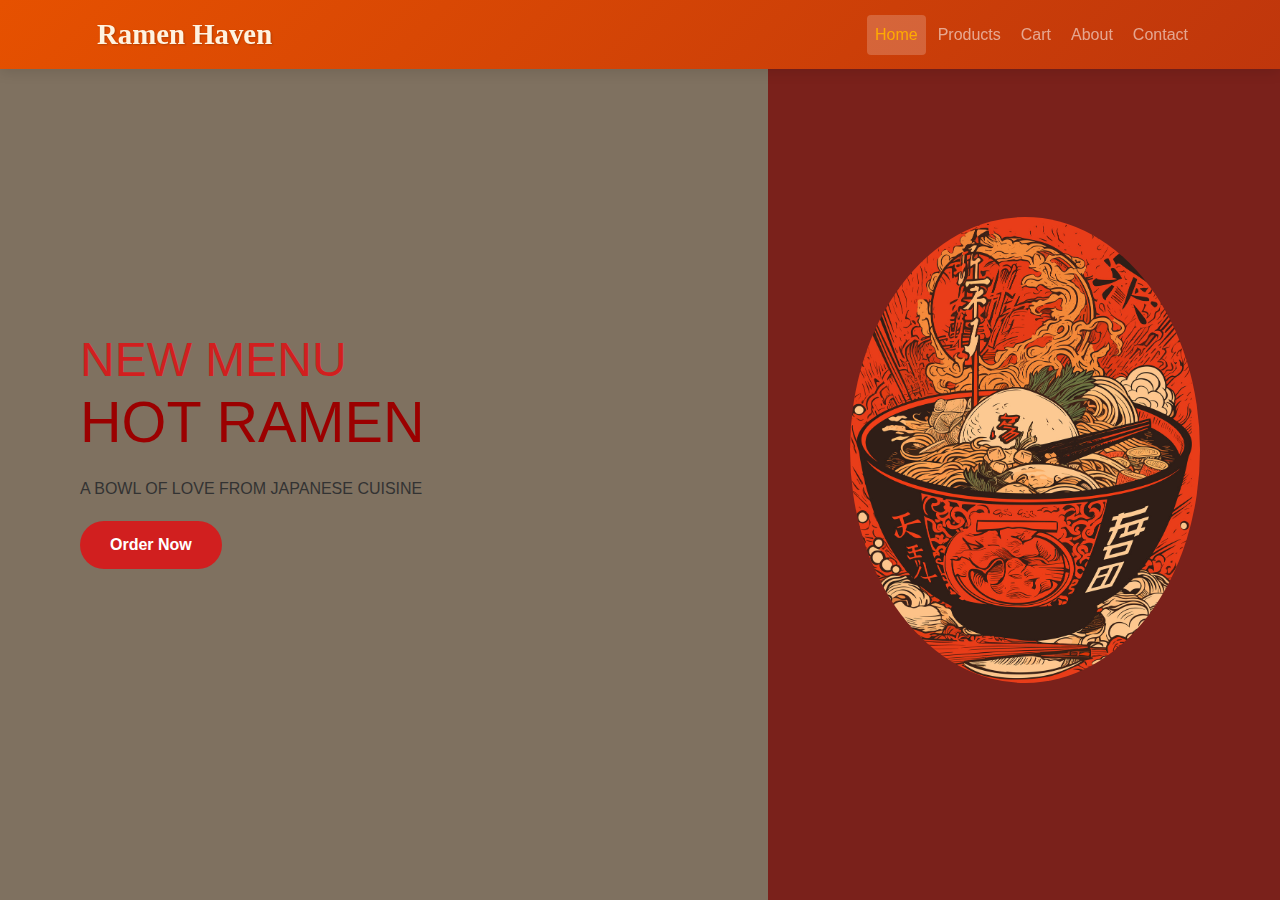
<file: index.html>
<!DOCTYPE html>
<html>
<head>
  <title>Hot Ramen Menu</title>

  <link rel="stylesheet" href="https://cdn.jsdelivr.net/npm/bootstrap@5.3.2/dist/css/bootstrap.min.css">

  <link rel="stylesheet" href="style.css">
  <link rel="stylesheet" href="homestyle.css">
</head>
<body class="d-flex flex-column min-vh-100">


  <!-- Navbar -->
   <nav class="navbar navbar-expand-lg navbar-dark bg-dark fixed-top">
    <div class="container">
      <a class="navbar-brand fw-bold" href="home.html"> Ramen Haven</a>
      <button class="navbar-toggler" data-bs-toggle="collapse" data-bs-target="#navMenu">
        <span class="navbar-toggler-icon"></span>
      </button>
      <div class="collapse navbar-collapse" id="navMenu">
        <ul class="navbar-nav ms-auto">
          <li class="nav-item"><a class="nav-link active" href="index.html">Home</a></li>
          <li class="nav-item"><a class="nav-link " href="products.html">Products</a></li>
          <li class="nav-item"><a class="nav-link" href="cart.html">Cart</a></li>
          <li class="nav-item"><a class="nav-link" href="about.html">About</a></li>
          <li class="nav-item"><a class="nav-link" href="contact.html">Contact</a></li>
        </ul>
      </div>
    </div>
  </nav>

  </header>

  <section class="hero">
  <div class="hero-text">
    <h1>NEW MENU<br><span>HOT RAMEN</span></h1>
    <p>A BOWL OF LOVE FROM JAPANESE CUISINE</p>
    <a href="products.html" class="btn">Order Now</a>
  </div>

  <div class="hero-image">
    <img src="image/ramen.jpg" alt="Hot Ramen Bowl">
  </div>
</section>

  
</body>
</html>
</file>
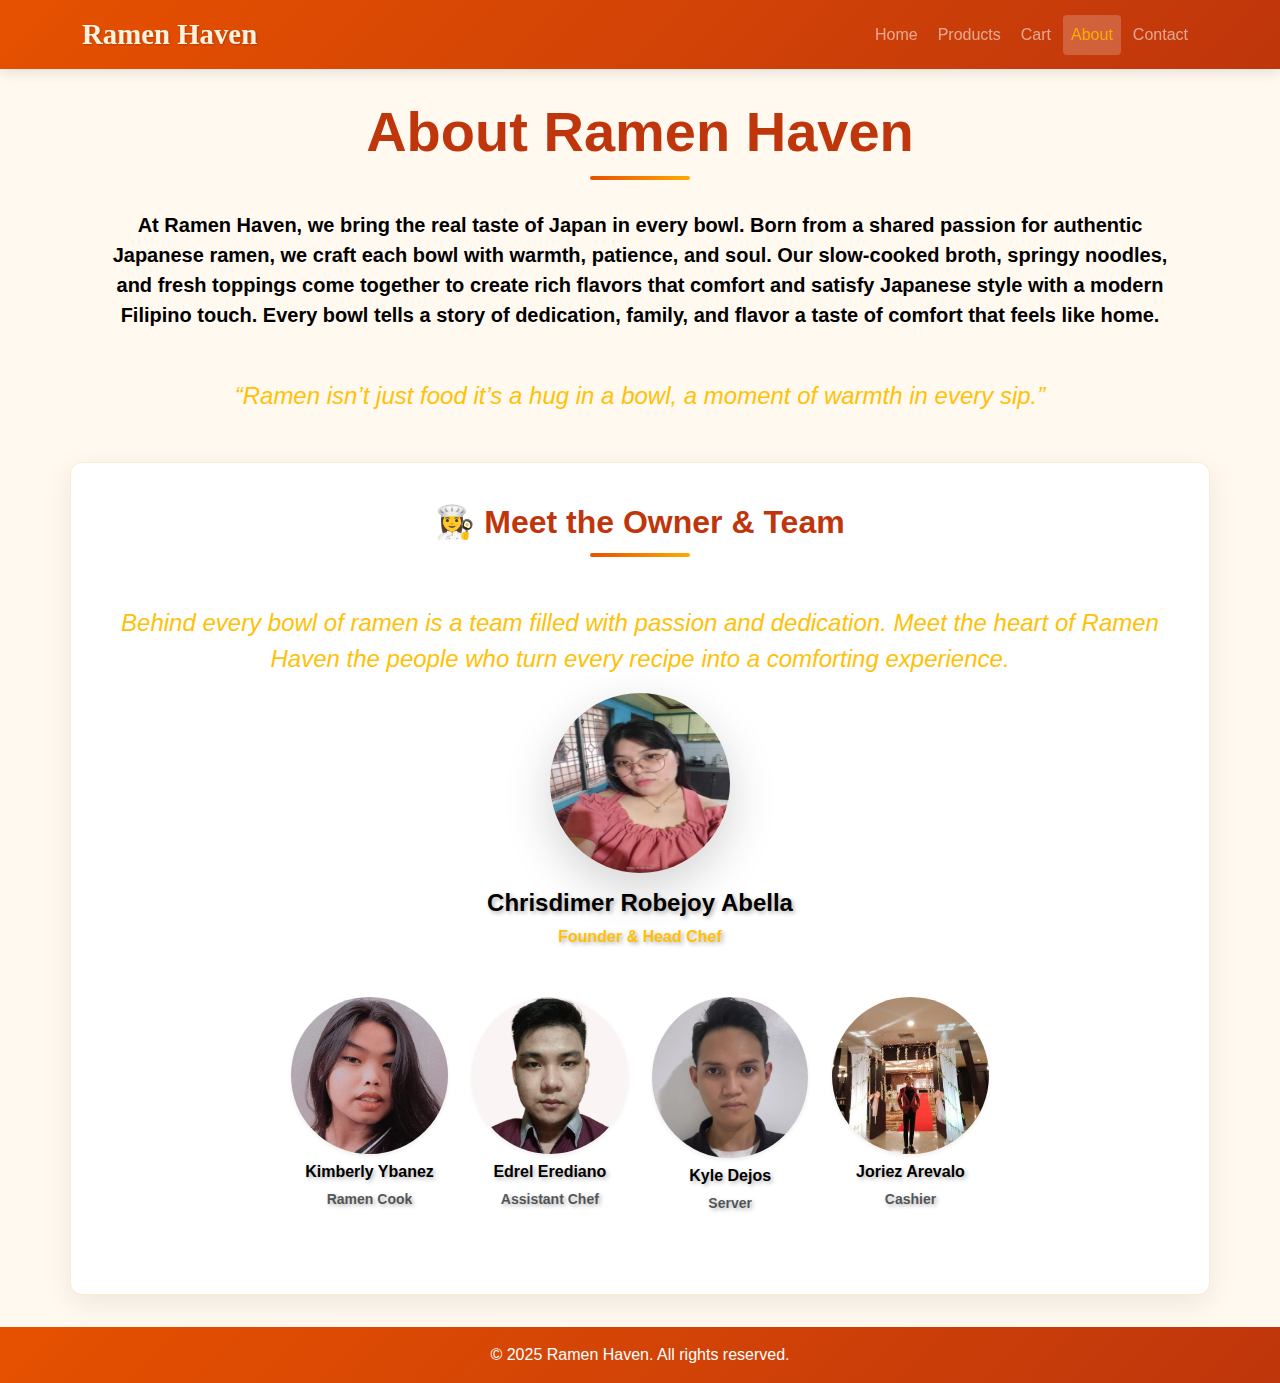
<file: about.html>
<!DOCTYPE html>
<html lang="en">
<head>
  <meta charset="UTF-8">
  <meta name="viewport" content="width=device-width, initial-scale=1.0">
  <title>About | Ramen Haven</title>
  
  
>  
  <link rel="stylesheet" href="https://cdn.jsdelivr.net/npm/bootstrap@5.3.2/dist/css/bootstrap.min.css">
  <link rel="stylesheet" href="style.css">

  
</head>
<body>
  <!-- Navbar -->
  <nav class="navbar navbar-expand-lg navbar-dark bg-dark fixed-top">
    <div class="container">
      <a class="navbar-brand fw-bold" href="home.html">Ramen Haven</a>
      <button class="navbar-toggler" type="button" data-bs-toggle="collapse" data-bs-target="#navbarNav">
        <span class="navbar-toggler-icon"></span>
      </button>
      <div class="collapse navbar-collapse" id="navbarNav">
        <ul class="navbar-nav ms-auto">
          <li class="nav-item"><a class="nav-link" href="index.html">Home</a></li>
          <li class="nav-item"><a class="nav-link" href="products.html">Products</a></li>
          <li class="nav-item"><a class="nav-link" href="cart.html">Cart</a></li>
          <li class="nav-item"><a class="nav-link active " href="about.html">About</a></li>
          <li class="nav-item"><a class="nav-link" href="contact.html">Contact</a></li>
        </ul>
      </div>
    </div>
  </nav>

  <!-- About Section -->
  <section class="about-section d-flex align-items-center justify-content-center text-center text-white">
    <div class="overlay"></div>
    <div class="container position-relative">
      <br>
      <h2 class="display-4 fw-bold"style="margin-top: 50px;">About Ramen Haven</h2>
      <p class="lead mt-4 px-4"style="color: black;font-weight: bold;">
        At Ramen Haven, we bring the real taste of Japan in every bowl. 
        Born from a shared passion for authentic Japanese ramen, we craft each bowl with warmth, patience, and soul. 
        Our slow-cooked broth, springy noodles, and fresh toppings come together to create rich flavors that comfort 
        and satisfy Japanese style with a modern Filipino touch. 
        Every bowl tells a story of dedication, family, and flavor a taste of comfort that feels like home.
      </p>

      <blockquote class="mt-5 fs-4 fst-italic text-warning">
        “Ramen isn’t just food it’s a hug in a bowl, a moment of warmth in every sip.”
      </blockquote>
    </div>
  </section>

  <!-- Meet the Owner & Team Section -->
<section class="owner-section text-center text-white">
  <div class="overlay"></div>
  <div class="container position-relative py-5">
    <h2 class="fw-bold mb-3">👩‍🍳 Meet the Owner & Team</h2>
      <blockquote class="mt-5 fs-4 fst-italic text-warning">
      Behind every bowl of ramen is a team filled with passion and dedication. 
      Meet the heart of Ramen Haven the people who turn every recipe into a comforting experience.
      </blockquote>

    <!-- Owner -->
    <div class="mb-5">
      <img src="image/owner.png" alt="Owner" class="rounded-circle shadow-lg" width="180" height="180">
      <h4 class="mt-3 fw-bold"style="color: black;font-weight: bold;text-shadow: 2px 2px 4px rgba(0,0,0,0.3);">Chrisdimer Robejoy Abella</h4>
      <p class="text-warning"style="color: black;font-weight: bold;text-shadow: 2px 2px 4px rgba(0,0,0,0.3);">Founder & Head Chef</p>
    </div>

    <!-- Team Members -->
    <div class="row justify-content-center">
      <div class="col-md-2 col-6 mb-4">
        <img src="image/staff1.jpg" class="img-fluid rounded-circle shadow-sm" alt="Team Member 1">
        <h6 class="mt-2"style="color: black;font-weight: bold;text-shadow: 2px 2px 4px rgba(0,0,0,0.3);">Kimberly Ybanez</h6>
        <p class="text-muted small"style="color: black;font-weight: bold;text-shadow: 2px 2px 4px rgba(0,0,0,0.3);">Ramen Cook</p>
      </div>
      <div class="col-md-2 col-6 mb-4">
        <img src="image/staff2.jpg" class="img-fluid rounded-circle shadow-sm" >
        <h6 class="mt-2"style="color: black;font-weight: bold;text-shadow: 2px 2px 4px rgba(0,0,0,0.3);">Edrel Erediano</h6>
        <p class="text-muted small"style="color: black;font-weight: bold;text-shadow: 2px 2px 4px rgba(0,0,0,0.3);">Assistant Chef</p>
      </div>
      <div class="col-md-2 col-6 mb-4">
        <img src="image/staff3.jpg" class="img-fluid rounded-circle shadow-sm">
        <h6 class="mt-2"style="color: black;font-weight: bold;text-shadow: 2px 2px 4px rgba(0,0,0,0.3);">Kyle Dejos</h6>
        <p class="text-muted small"style="color: black;font-weight: bold;text-shadow: 2px 2px 4px rgba(0,0,0,0.3);">Server</p>
      </div>
      <div class="col-md-2 col-6 mb-4">
        <img src="image/staff4.png" class="img-fluid rounded-circle shadow-sm" >
        <h6 class="mt-2"style="color: black;font-weight: bold;text-shadow: 2px 2px 4px rgba(0,0,0,0.3);">Joriez Arevalo</h6>
        <p class="text-muted small"style="color: black;font-weight: bold;text-shadow: 2px 2px 4px rgba(0,0,0,0.3);">Cashier</p>
      </div>
    </div>
  </div>
</section>

  

  <!-- Footer -->
  <footer class="bg-dark text-white text-center py-3">
    <p class="mb-0">© 2025 Ramen Haven. All rights reserved.</p>
  </footer>

  <script src="https://cdn.jsdelivr.net/npm/bootstrap@5.3.2/dist/js/bootstrap.bundle.min.js"></script>
</body>
</html>
</file>
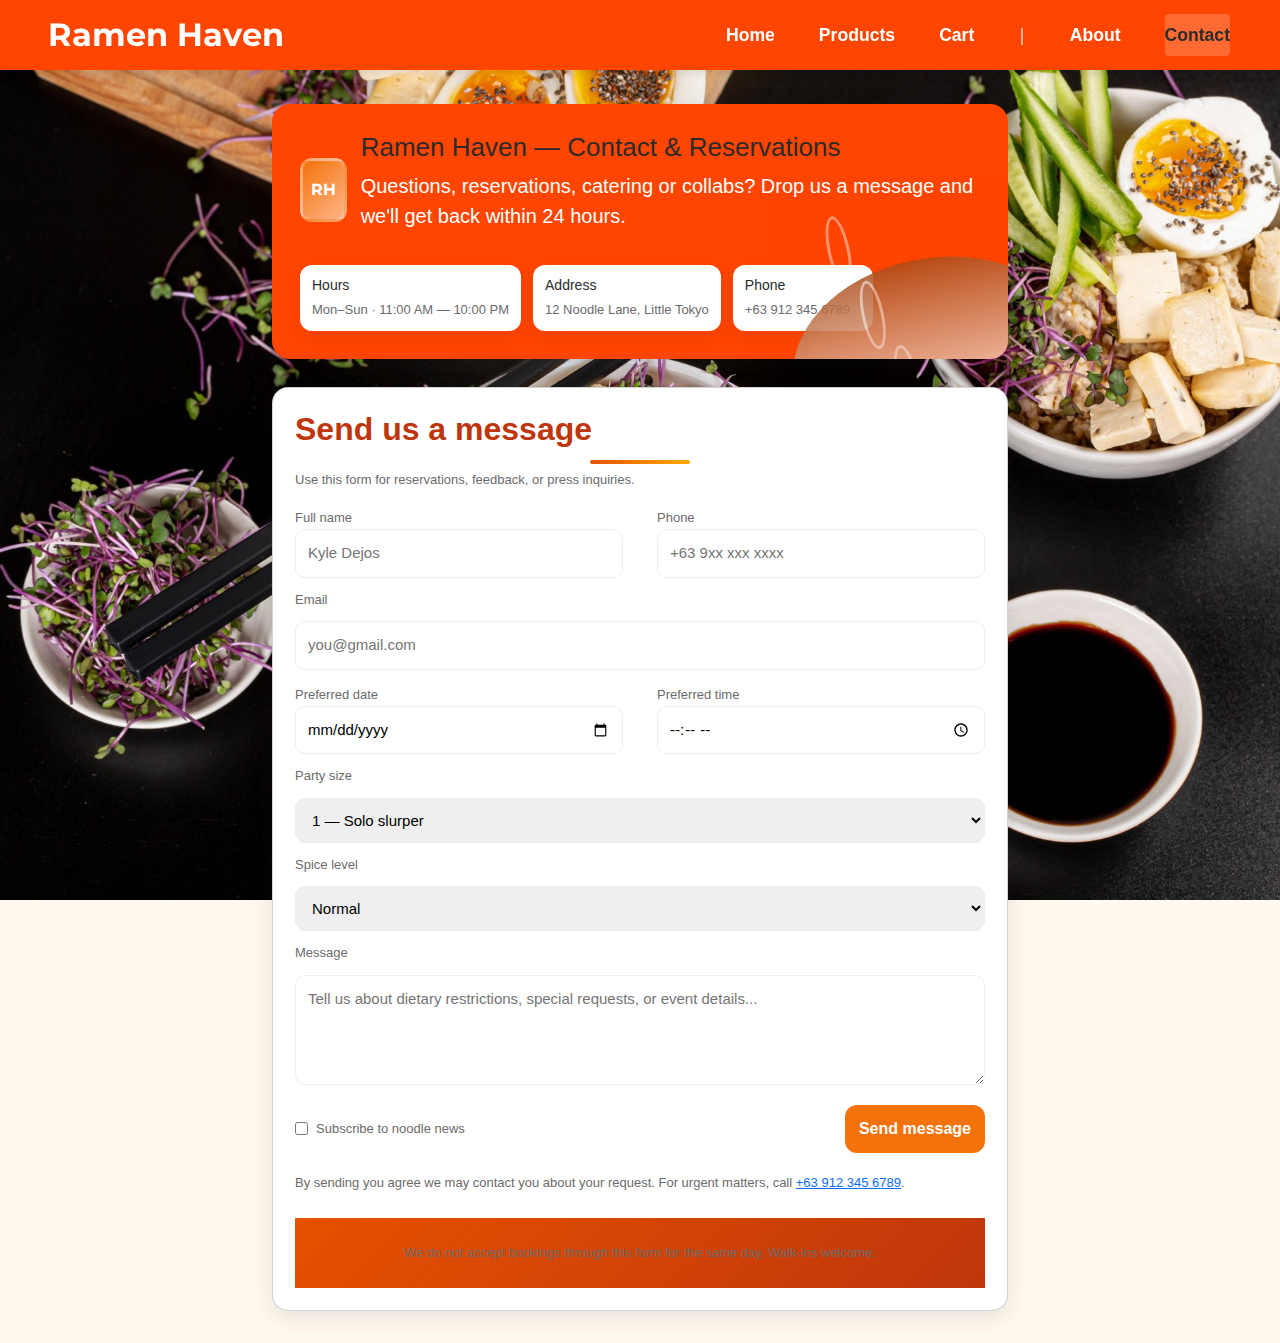
<file: contact.html>
<!doctype html>
<html>
<head>
  <name="viewport" content="width=device-width, initial-scale=1" />
  <title>Ramen Haven — Contact & Reservations</title>
  <name="description" content="Contact Ramen Haven for reservations, catering, feedback, or questions. Friendly ramen-themed contact page with reservation form." />
  
  <!-- Bootstrap CSS -->
  <link href="https://cdn.jsdelivr.net/npm/bootstrap@5.3.2/dist/css/bootstrap.min.css" rel="stylesheet">
  <!-- Font Awesome -->
  <link rel="stylesheet" href="https://cdnjs.cloudflare.com/ajax/libs/font-awesome/6.4.0/css/all.min.css">
  <!-- Custom CSS -->
  <link rel="stylesheet" href="style.css">
  
  <link rel="preconnect" href="https://fonts.googleapis.com">
  <link rel="preconnect" href="https://fonts.gstatic.com" crossorigin>
  <link href="https://fonts.googleapis.com/css2?family=Montserrat:wght@400;600;700&family=Nunito:ital,wght@0,400;0,700;1,600&display=swap" rel="stylesheet">
 
  <style>
    :root{
      --bg:#FFFAF6;
      --accent:#f37209;
      --dark:#2B2B2B;
      --muted:#6B6B6B;
      --card:#FFFFFF;
      --shadow:0 6px 24px rgba(43,43,43,0.12);
      font-family:'Nunito',system-ui,-apple-system,'Segoe UI',Roboto,'Helvetica Neue',Arial;
    }
    *{box-sizing:border-box;margin:0;padding:0}
    body{
      background-image: url(image/ramen3.jpg);
      position: relative;
      background-size: cover;
      background-repeat: no-repeat;
      background-attachment: fixed;
      color:var(--dark);
      -webkit-font-smoothing:antialiased;
      padding:32px;
      padding-top: 80px; /* Reduced padding for smaller navbar */
      width: 100%;
      display:flex;
      flex-direction:column;
      align-items:center;
      justify-content:flex-start;
      min-height: 100vh;
    }

    .container{
      width:100%;
      max-width:760px;
      display:flex;
      flex-direction:column;
      gap:28px;
      align-items:stretch;
      margin-top: 20px;
    }

    /* Custom Navbar Styling */
    .custom-navbar {
      background-color: orangered !important; /* Changed to orangered */
      padding: 1rem 3rem;
      box-shadow: 0 2px 10px rgba(0,0,0,0.1);
      position: fixed;
      top: 0;
      left: 0;
      right: 0;
      z-index: 1000;
      display: flex;
      justify-content: space-between;
      align-items: center;
      height: 70px;
    }

    .nav-brand {
      font-family: 'Montserrat', sans-serif;
      font-weight: 700;
      font-size: 2rem;
      color: white !important;
      text-decoration: none;
      white-space: nowrap;
    }

    .nav-menu {
      display: flex;
      list-style: none;
      margin: 0;
      padding: 0;
      gap: 2.5rem;
      align-items: center;
    }

    .nav-menu li {
      display: inline-block;
    }

    .nav-link {
      color: white !important;
      text-decoration: none;
      font-weight: 600;
      font-size: 1.1rem;
      transition: color 0.3s ease;
      padding: 0.5rem 0;
      white-space: nowrap;
    }

    .nav-link:hover,
    .nav-link.active {
      color: var(--dark) !important;
    }

    .nav-separator {
      color: rgba(255,255,255,0.7);
      margin: 0 0.2rem;
      font-size: 1.2rem;
      font-weight: 300;
    }

    /* Hide on mobile - use Bootstrap navbar instead */
    @media (max-width: 768px) {
      .custom-navbar {
        display: none;
      }
    }

    /* Info section */
    .info{
      padding:28px;
      border-radius:18px;
      background-color: orangered;
      box-shadow:var(--shadow);
      position:relative;
      overflow:hidden;
    }
    .brand{display:flex;align-items:center;gap:14px;margin-bottom:14px}
    .logo{
      width:64px;height:64px;border-radius:12px;
      background:linear-gradient(135deg,var(--accent),#FFB58A);
      display:flex;align-items:center;justify-content:center;
      color:white;font-weight:700;font-family:Montserrat;
      border:3px solid rgba(255,255,255,0.18);
    }
    h1{margin:0;font-size:26px}
    p.lead{margin-top:8px;color:var(--muted)}

    .details{margin-top:18px;display:flex;gap:12px;flex-wrap:wrap}
    .chip{background:var(--card);padding:12px;border-radius:12px;min-width:140px;box-shadow:0 6px 20px rgba(0,0,0,0.06)}
    .chip h4{margin:0;font-size:14px}
    .chip p{margin:6px 0 0 0;color:var(--muted);font-size:13px}

    /* Form card */
    .card{
      background:var(--card);
      padding:22px;
      border-radius:16px;
      box-shadow:var(--shadow);
    }
    form{display:flex;flex-direction:column;gap:12px}
    label{font-size:13px;color:var(--muted)}
    input[type=text],input[type=email],input[type=tel],select,textarea,input[type=date],input[type=time]{
      width:100%;padding:12px;border-radius:10px;
      border:1px solid #eee;font-size:15px;font-family:inherit;outline:none;
    }
    textarea{min-height:110px;resize:vertical}
    .row{display:flex;gap:10px;flex-wrap:wrap}
    .row .col{flex:1;min-width:200px}
    .submit{background:var(--accent);color:white;padding:12px 14px;border-radius:12px;border:none;font-weight:700;cursor:pointer}
    .submit[disabled]{opacity:0.6;cursor:not-allowed}
    .small{font-size:13px;color:var(--muted)}
    footer.note{margin-top:10px;font-size:13px;color:var(--muted);text-align:center}

    /* success toast */
    .toast{
      position:fixed;right:22px;bottom:22px;background:#FFFAF0;border-left:6px solid var(--accent);
      padding:14px 18px;border-radius:10px;box-shadow:0 10px 30px rgba(0,0,0,0.12);
      display:none;z-index:60;
    }

    /* Decorative ramen bowl */
    .bowl-deco{position:absolute;right:-60px;bottom:-60px;transform:rotate(-12deg);opacity:0.85}
    .bowl{width:280px;height:160px;border-radius:170px 170px 40px 40px/120px 120px 40px 40px;background:linear-gradient(180deg,#ad4e1b,#FFEFE7);box-shadow:inset 0 -14px 30px rgba(0,0,0,0.06);position:relative}
    .steam{position:absolute;left:50px;top:-60px}
    .steam span{display:block;width:22px;height:70px;border-radius:50%;border:3px solid rgba(255,255,255,0.6);opacity:0.85;margin-left:10px;animation:steam 4s linear infinite}
    .steam span:nth-child(2){animation-delay:0.6s;margin-left:30px}
    .steam span:nth-child(3){animation-delay:1.2s;margin-left:50px}
    @keyframes steam{0%{transform:translateY(0) scaleX(1);opacity:0.6}50%{transform:translateY(-30px) scaleX(1.2);opacity:0.9}100%{transform:translateY(-70px) scaleX(1);opacity:0}}

    @media (max-width:600px){
      body{padding:20px; padding-top: 70px;} /* Adjusted mobile padding */
      .logo{width:54px;height:54px;font-size:20px}
    }
  </style>
</head>
<body>
  <!-- Custom Navbar for Desktop -->
  <nav class="custom-navbar">
    <a class="nav-brand" href="home.html">Ramen Haven</a>
    <ul class="nav-menu">
      <li><a class="nav-link" href="index.html">Home</a></li>
      <li><a class="nav-link" href="products.html">Products</a></li>
      <li><a class="nav-link" href="cart.html">Cart</a></li>
      <li><span class="nav-separator">|</span></li>
      <li><a class="nav-link" href="about.html">About</a></li>
      <li><a class="nav-link active" href="contact.html">Contact</a></li>
    </ul>
  </nav>

  <!-- Bootstrap Navbar for Mobile - Changed to orangered -->
  <nav class="navbar navbar-expand-lg navbar-dark fixed-top d-lg-none" style="background-color: orangered !important;">
    <div class="container">
      <a class="navbar-brand fw-bold text-white" href="home.html">Ramen Haven</a>
      <button class="navbar-toggler" data-bs-toggle="collapse" data-bs-target="#navMenu">
        <span class="navbar-toggler-icon"></span>
      </button>
      <div class="collapse navbar-collapse" id="navMenu">
        <ul class="navbar-nav ms-auto">
          <li class="nav-item"><a class="nav-link text-white" href="home.html">Home</a></li>
          <li class="nav-item"><a class="nav-link text-white" href="products.html">Products</a></li>
          <li class="nav-item"><a class="nav-link text-white" href="cart.html">Cart</a></li>
          <li class="nav-item"><a class="nav-link text-white" href="about.html">About</a></li>
          <li class="nav-item"><a class="nav-link active text-dark fw-bold" href="contact.html">Contact</a></li>
        </ul>
      </div>
    </div>
  </nav>
  
  <!-- Main Content -->
  <main class="flex-grow-1 w-100">
    <div class="container mt-4">
      <!-- Info section -->
      <section class="info" aria-labelledby="contact-heading">
        <div class="brand">
          <div class="logo">RH</div>
          <div>
            <h1 id="contact-heading">Ramen Haven — Contact & Reservations</h1>
            <p class="lead" style="color: white;">Questions, reservations, catering or collabs? Drop us a message and we'll get back within 24 hours.</p>
          </div>
        </div>

        <div class="details" role="list">
          <div class="chip" role="listitem">
            <h4>Hours</h4>
            <p>Mon–Sun · 11:00 AM — 10:00 PM</p>
          </div>
          <div class="chip" role="listitem">
            <h4>Address</h4>
            <p>12 Noodle Lane, Little Tokyo</p>
          </div>
          <div class="chip" role="listitem">
            <h4>Phone</h4>
            <p>+63 912 345 6789</p>
          </div>
        </div>

        <div class="bowl-deco" aria-hidden="true">
          <div class="bowl">
            <div class="steam">
              <span></span>
              <span></span>
              <span></span>
            </div>
          </div>
        </div>
      </section>

      <!-- Contact form -->
      <aside class="card" aria-labelledby="form-heading">
        <h2 id="form-heading" style="margin:0 0 6px 0;">Send us a message</h2>
        <p class="small">Use this form for reservations, feedback, or press inquiries.</p>

        <form id="contactForm" novalidate>
          <div class="row">
            <div class="col">
              <label for="name">Full name</label>
              <input id="name" name="name" type="text" placeholder="Kyle Dejos" required />
            </div>
            <div class="col">
              <label for="phone">Phone</label>
              <input id="phone" name="phone" type="tel" placeholder="+63 9xx xxx xxxx" />
            </div>
          </div>

          <label for="email">Email</label>
          <input id="email" name="email" type="email" placeholder="you@gmail.com" required />

          <div class="row">
            <div class="col">
              <label for="date">Preferred date</label>
              <input id="date" name="date" type="date" />
            </div>
            <div class="col">
              <label for="time">Preferred time</label>
              <input id="time" name="time" type="time" />
            </div>
          </div>

          <label for="party">Party size</label>
          <select id="party" name="party">
            <option value="1">1 — Solo slurper</option>
            <option value="2">2 — Date</option>
            <option value="3">3 — Small group</option>
            <option value="4">4 — Family</option>
            <option value="5+">5+ — Big party</option>
          </select>

          <label for="spice">Spice level</label>
          <select id="spice" name="spice">
            <option>None</option>
            <option>Mild</option>
            <option selected>Normal</option>
            <option>Hot</option>
            <option>Volcano</option>
          </select>

          <label for="message">Message</label>
          <textarea id="message" name="message" placeholder="Tell us about dietary restrictions, special requests, or event details..."></textarea>

          <div style="display:flex;gap:12px;align-items:center;justify-content:space-between;flex-wrap:wrap;margin-top:8px">
            <div style="display:flex;gap:8px;align-items:center">
              <input id="subscribe" name="subscribe" type="checkbox" />
              <label for="subscribe" class="small">Subscribe to noodle news</label>
            </div>
            <button type="submit" class="submit">Send message</button>
          </div>

          <p class="small" style="margin-top:8px">By sending you agree we may contact you about your request. For urgent matters, call <a href="tel:+639123456789">+63 912 345 6789</a>.</p>
        </form>

        <footer class="note">We do not accept bookings through this form for the same day. Walk-ins welcome.</footer>
      </aside>
    </div>
  </main>

  <div class="toast" id="toast" role="status" aria-live="polite">
    <strong>Thanks — we received your message!</strong>
    <div class="small">We'll reply within 24 hours. — Ramen Haven</div>
  </div>

  <script>
    const form = document.getElementById('contactForm');
    const toast = document.getElementById('toast');

    function showToast(){
      toast.style.display='block';
      setTimeout(()=>{toast.style.display='none'},4500);
    }

    function validateEmail(email){
      return /[^\s@]+@[^\s@]+\.[^\s@]+/.test(email);
    }

    form.addEventListener('submit',(e)=>{
      e.preventDefault();
      const data = new FormData(form);
      const payload = Object.fromEntries(data.entries());
      if(!payload.name||!payload.email){
        alert('Please enter your name and email.');
        return;
      }
      if(!validateEmail(payload.email)){
        alert('Please enter a valid email address.');
        return;
      }
      showToast();
      form.reset();
      localStorage.setItem('lastContact',JSON.stringify({...payload,time:Date.now()}));
    });
  </script>

  <!-- Bootstrap JS -->
  <script src="https://cdn.jsdelivr.net/npm/bootstrap@5.3.2/dist/js/bootstrap.bundle.min.js"></script>
</body>
</html>
</file>
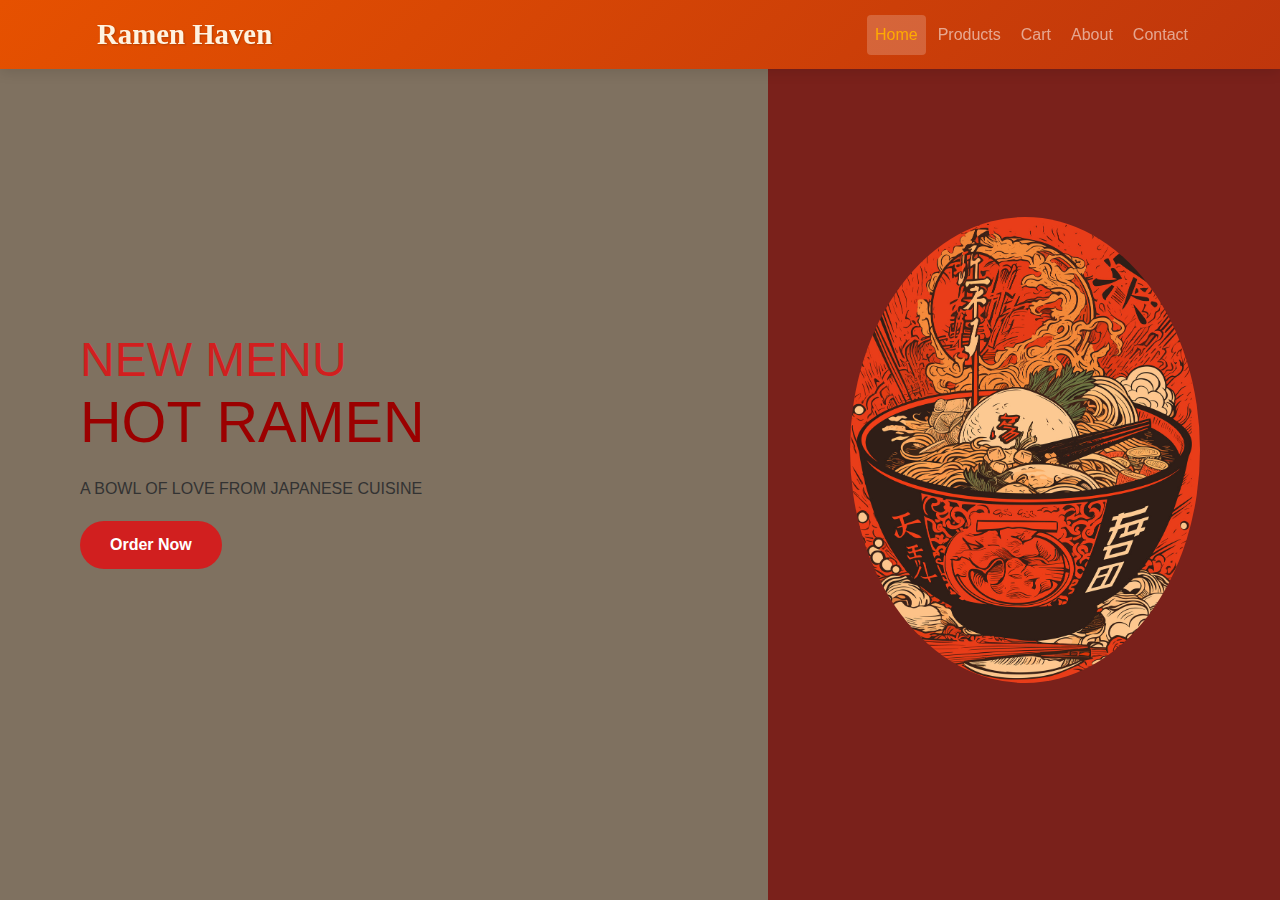
<file: home.html>
<!DOCTYPE html>
<html>
<head>
  <title>Hot Ramen Menu</title>

  <link rel="stylesheet" href="https://cdn.jsdelivr.net/npm/bootstrap@5.3.2/dist/css/bootstrap.min.css">

  <link rel="stylesheet" href="style.css">
  <link rel="stylesheet" href="homestyle.css">
</head>
<body class="d-flex flex-column min-vh-100">


  <!-- Navbar -->
   <nav class="navbar navbar-expand-lg navbar-dark bg-dark fixed-top">
    <div class="container">
      <a class="navbar-brand fw-bold" href="home.html"> Ramen Haven</a>
      <button class="navbar-toggler" data-bs-toggle="collapse" data-bs-target="#navMenu">
        <span class="navbar-toggler-icon"></span>
      </button>
      <div class="collapse navbar-collapse" id="navMenu">
        <ul class="navbar-nav ms-auto">
          <li class="nav-item"><a class="nav-link active" href="home.html">Home</a></li>
          <li class="nav-item"><a class="nav-link " href="products.html">Products</a></li>
          <li class="nav-item"><a class="nav-link" href="cart.html">Cart</a></li>
          <li class="nav-item"><a class="nav-link" href="about.html">About</a></li>
          <li class="nav-item"><a class="nav-link" href="contact.html">Contact</a></li>
        </ul>
      </div>
    </div>
  </nav>

  </header>

  <section class="hero">
  <div class="hero-text">
    <h1>NEW MENU<br><span>HOT RAMEN</span></h1>
    <p>A BOWL OF LOVE FROM JAPANESE CUISINE</p>
    <a href="products.html" class="btn">Order Now</a>
  </div>

  <div class="hero-image">
    <img src="image/ramen.jpg" alt="Hot Ramen Bowl">
  </div>
</section>

  
</body>
</html>
</file>
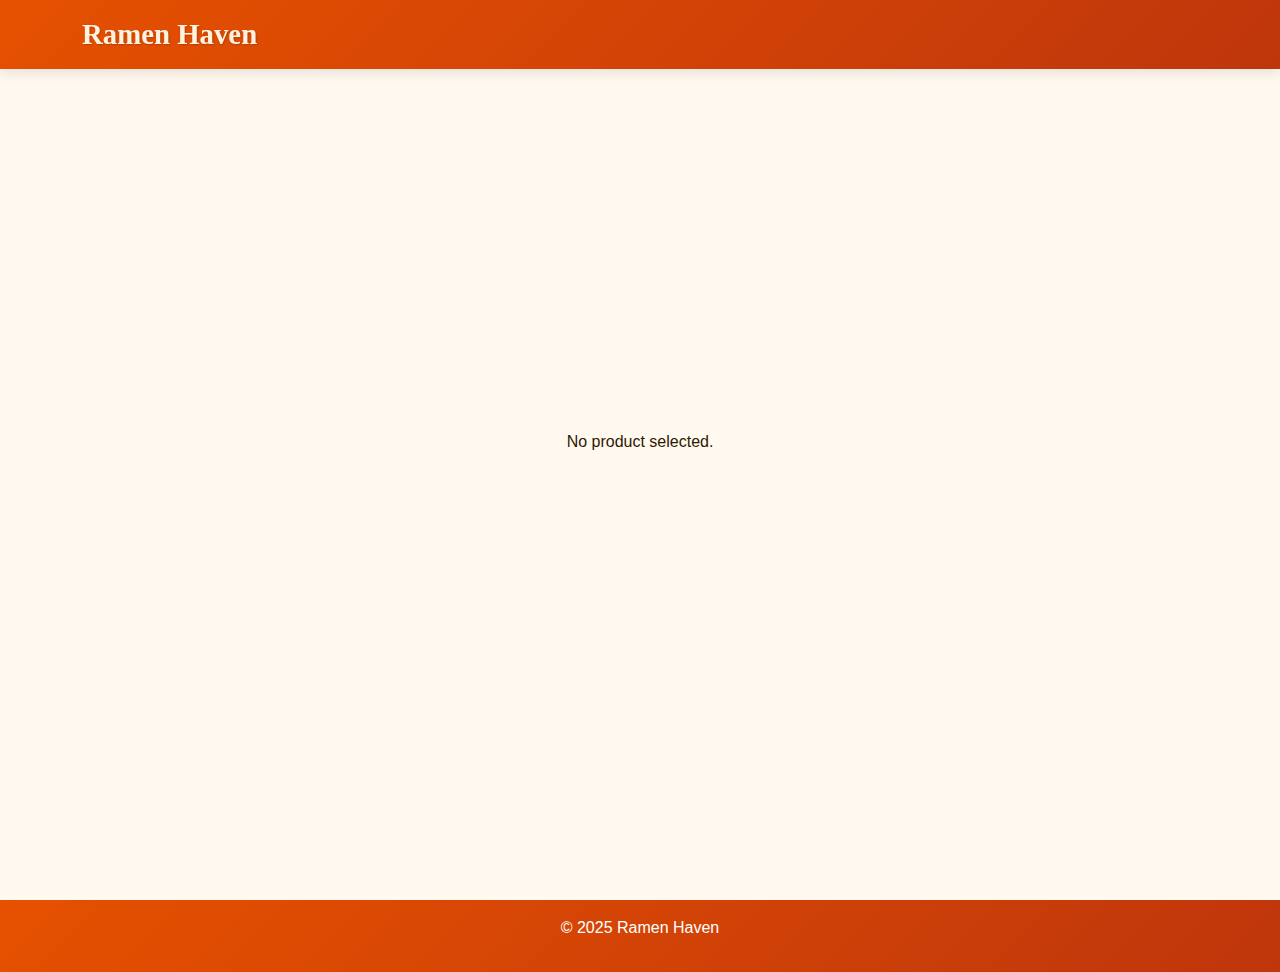
<file: product-details.html>
<!DOCTYPE html>
<html lang="en">
<head>
  <meta charset="UTF-8">
  <meta name="viewport" content="width=device-width, initial-scale=1.0">
  <title>Product Details - Ramen Haven</title>
  <link rel="stylesheet" href="https://cdn.jsdelivr.net/npm/bootstrap@5.3.2/dist/css/bootstrap.min.css">
  <link rel="stylesheet" href="style.css">
</head>
<body class="d-flex flex-column min-vh-100">
  <nav class="navbar navbar-expand-lg navbar-dark bg-dark fixed-top">
    <div class="container">
      <a class="navbar-brand" href="index.html">Ramen Haven</a>
    </div>
  </nav>

  <section class="flex-grow-1 d-flex align-items-center justify-content-center details-bg py-5 full-page-section">
    <div class="container text-center">
      <div id="product-detail" class="row justify-content-center"></div>
    </div>
  </section>

  <footer class="bg-dark text-white text-center py-3 mt-auto">
    <p>© 2025 Ramen Haven</p>
  </footer>

  <script src="functionality.js"></script>
  <script>
    const product = JSON.parse(localStorage.getItem("selectedProduct"));
    if (product) {
      document.getElementById("product-detail").innerHTML = `
        <div class="col-md-8 col-lg-6">
          <div class="card shadow border-0">
            <img src="${product.img}" class="card-img-top" alt="${product.name}">
            <div class="card-body">
              <h2>${product.name}</h2>
              <p class="text-muted">${product.desc}</p>
              <h4 class="text-warning">$${product.price}</h4>
              <button class="btn btn-dark mt-3" onclick="addToCart(${product.id})">Add to Cart</button>
              <a href="products.html" class="btn btn-outline-secondary mt-3 ms-2">Back</a>
            </div>
          </div>
        </div>`;
    } else {
      document.getElementById("product-detail").innerHTML = "<p>No product selected.</p>";
    }

    // REMOVE THIS ENTIRE addToCart FUNCTION - it's already in cart.js
  </script>
</body>
</html>
</file>
<file: style.css>
body {
  font-family: 'Poppins', sans-serif;
  background-color: #fffaf3;
  margin: 0;
  overflow-x: hidden;
  size-adjust: auto;
}

/* Full page hero section */
.hero {
  height: 100vh;
  background: url('https://www.tastingtable.com/img/gallery/ichiran-the-japanese-ramen-restaurant-that-is-every-introverts-dream/l-intro-1680800206.jpg') center/cover no-repeat;
  position: relative;
}

.hero::after {
  content: "";
  position: absolute;
  inset: 0;
  background: rgba(0, 0, 0, 0.5);
}

.hero div {
  position: relative;
  z-index: 2;
}

.full-page-section {
  min-height: 100vh;
  padding-top: 100px;
}

/* Product Cards */
.ramen-card {
  border: none;
  border-radius: 10px;
  box-shadow: 0 6px 15px rgba(0, 0, 0, 0.15);
  transition: all 0.3s ease;
  cursor: pointer;
}
.ramen-card:hover {
  transform: translateY(-8px);
  box-shadow: 0 12px 25px rgba(0, 0, 0, 0.25);
}
.ramen-img {
  height: 220px;
  object-fit: cover;
  border-radius: 10px 10px 0 0;
  transition: transform 0.3s ease;
}
.ramen-card:hover .ramen-img {
  transform: scale(1.08);
}






/* ********************************************************************************
 CART STYLE AREA
**********************************************************************************/

:root {
  --primary: #e65100;
  --primary-dark: #bf360c;
  --secondary: #ffab00;
  --accent: #ff6d00;
  --light: #fff3e0;
  --dark: #2e1a00;
  --success: #388e3c;
}

body {
  background-color: #fff9f0;
  font-family: 'Segoe UI', Tahoma, Geneva, Verdana, sans-serif;
  color: var(--dark);
  min-height: 100vh;
  display: flex;
  flex-direction: column;
}

.navbar {
  background: linear-gradient(135deg, var(--primary) 0%, var(--primary-dark) 100%) !important;
  box-shadow: 0 4px 12px rgba(0, 0, 0, 0.1);
}

.navbar-brand {
  font-family: 'Georgia', serif;
  font-weight: bold;
  font-size: 1.8rem;
  color: var(--light) !important;
  text-shadow: 1px 1px 2px rgba(0, 0, 0, 0.2);
}

.nav-link {
  font-weight: 500;
  transition: all 0.3s ease;
  border-radius: 4px;
  margin: 0 2px;
}

.nav-link:hover, .nav-link.active {
  background-color: rgba(255, 255, 255, 0.2);
  color: var(--secondary) !important;
}

.container.py-5 {
  flex: 1;
  background-color: white;
  border-radius: 12px;
  box-shadow: 0 8px 30px rgba(0, 0, 0, 0.08);
  padding: 2.5rem !important;
  margin-top: 2rem;
  margin-bottom: 2rem;
  border: 1px solid #ffebcd;
}

h2 {
  color: var(--primary-dark);
  font-weight: 700;
  position: relative;
  padding-bottom: 15px;
  margin-bottom: 30px;
}

h2:after {
  content: '';
  position: absolute;
  bottom: 0;
  left: 50%;
  transform: translateX(-50%);
  width: 100px;
  height: 4px;
  background: linear-gradient(to right, var(--primary), var(--secondary));
  border-radius: 2px;
}

.cart-header {
  display: flex;
  justify-content: space-between;
  align-items: center;
  padding-bottom: 15px;
  border-bottom: 2px solid #eee;
  margin-bottom: 20px;
}

.cart-item {
  display: flex;
  align-items: center;
  padding: 1.25rem;
  border-radius: 10px;
  margin-bottom: 15px;
  background-color: #fffaf2;
  border: 1px solid #ffe0b2;
  transition: all 0.3s ease;
}

.cart-item:hover {
  transform: translateY(-3px);
  box-shadow: 0 5px 15px rgba(0, 0, 0, 0.05);
}

.item-image {
  width: 80px;
  height: 80px;
  border-radius: 8px;
  overflow: hidden;
  margin-right: 20px;
  background-color: #ffecb3;
  display: flex;
  align-items: center;
  justify-content: center;
  color: var(--primary);
  font-size: 2rem;
}

.item-details {
  flex-grow: 1;
}

.item-name {
  font-weight: 600;
  color: var(--primary-dark);
  margin-bottom: 5px;
}

.item-price {
  color: var(--primary);
  font-weight: 600;
}

.quantity-controls {
  display: flex;
  align-items: center;
  margin: 0 15px;
}

.quantity-btn {
  width: 32px;
  height: 32px;
  border-radius: 50%;
  background-color: var(--primary);
  color: white;
  border: none;
  display: flex;
  align-items: center;
  justify-content: center;
  font-weight: bold;
  transition: all 0.2s ease;
}

.quantity-btn:hover {
  background-color: var(--primary-dark);
  transform: scale(1.1);
}

.quantity {
  margin: 0 12px;
  font-weight: 600;
  min-width: 30px;
  text-align: center;
}

.remove-btn {
  background-color: #ffcdd2;
  color: #c62828;
  border: none;
  border-radius: 6px;
  padding: 6px 12px;
  font-size: 0.85rem;
  transition: all 0.2s ease;
}

.remove-btn:hover {
  background-color: #ef9a9a;
}

.cart-summary {
  background-color: #fff8e1;
  border-radius: 10px;
  padding: 20px;
  margin-top: 25px;
  border: 1px dashed var(--secondary);
}

.summary-row {
  display: flex;
  justify-content: space-between;
  margin-bottom: 10px;
  padding-bottom: 10px;
  border-bottom: 1px dashed #ddd;
}

.summary-row.total {
  font-weight: bold;
  font-size: 1.2rem;
  border-bottom: none;
  margin-top: 10px;
  padding-top: 10px;
  border-top: 2px solid var(--primary);
}

.cart-actions {
  display: flex;
  gap: 15px;
  margin-top: 25px;
  flex-wrap: wrap;
}

.btn {
  border-radius: 8px;
  padding: 10px 20px;
  font-weight: 600;
  transition: all 0.3s ease;
  border: none;
}

#clear-cart {
  background-color: #f44336;
}

#clear-cart:hover {
  background-color: #d32f2f;
  transform: translateY(-2px);
}

#refresh-cart {
  background-color: var(--secondary);
  color: var(--dark);
}

#refresh-cart:hover {
  background-color: #ff8f00;
  transform: translateY(-2px);
}

.btn-checkout {
  background: linear-gradient(135deg, var(--primary) 0%, var(--accent) 100%);
  color: white;
  padding: 12px 30px;
  font-size: 1.1rem;
  flex-grow: 1;
}

.btn-checkout:hover {
  transform: translateY(-2px);
  box-shadow: 0 5px 15px rgba(230, 81, 0, 0.3);
}

.empty-cart {
  text-align: center;
  padding: 40px 20px;
  color: var(--primary);
}

.empty-cart i {
  font-size: 4rem;
  margin-bottom: 20px;
  opacity: 0.7;
}

.empty-cart p {
  font-size: 1.2rem;
  margin-bottom: 25px;
}

footer {
  background: linear-gradient(135deg, var(--primary) 0%, var(--primary-dark) 100%) !important;
  margin-top: auto;
  padding: 25px 0 !important;
}

/* Responsive adjustments */
@media (max-width: 768px) {
  .cart-item {
    flex-direction: column;
    text-align: center;
  }
  
  .item-image {
    margin-right: 0;
    margin-bottom: 15px;
  }
  
  .quantity-controls {
    margin: 15px 0;
  }
  
  .cart-actions {
    justify-content: center;
  }
}
</file>
<file: homestyle.css>
* {
  margin: 0;
  padding: 0;
  box-sizing: border-box;
  font-family: 'Poppins', sans-serif;
}

body {
  background: #fff8e7;
  color: #333;
}

header {
  background: #fff;
  padding: 15px 60px;
  box-shadow: 0 2px 8px rgba(0,0,0,0.1);
}

.nav-container {
  display: flex;
  justify-content: space-between;
  align-items: center;
}

.logo {
  color: #1e3d34;
  font-weight: 700;
}

nav a {
  margin: 0 15px;
  text-decoration: none;
  color: #d11f1f;
  font-weight: 600;
  transition: 0.3s;
}

nav a:hover {
  color: #ff8c00;
}

.hero {
  display: flex;
  align-items: center;
  justify-content: space-between;
  padding: 60px 80px;
  background: linear-gradient(to right, #ffe3c0 60%, #f44336 40%);
}

.hero-text {
  max-width: 500px;
}

.hero-text h1 {
  font-size: 3em;
  color: #d11f1f;
  line-height: 1.2;
}

.hero-text h1 span {
  font-size: 1.2em;
  color: #9b0000;
}

.hero-text p {
  margin: 20px 0;
  font-size: 1em;
  color: #333;
}

.btn {
  display: inline-block;
  padding: 12px 30px;
  background: #d11f1f;
  color: #fff;
  border-radius: 25px;
  text-decoration: none;
  transition: 0.3s;
}

.btn:hover {
  background: #9b0000;
}

.hero-image img {
  width: 350px;
  border-radius: 50%;
  animation: float 3s ease-in-out infinite;
}

@keyframes float {
  0%, 100% { transform: translateY(0px); }
  50% { transform: translateY(-10px); }
}
</file>
